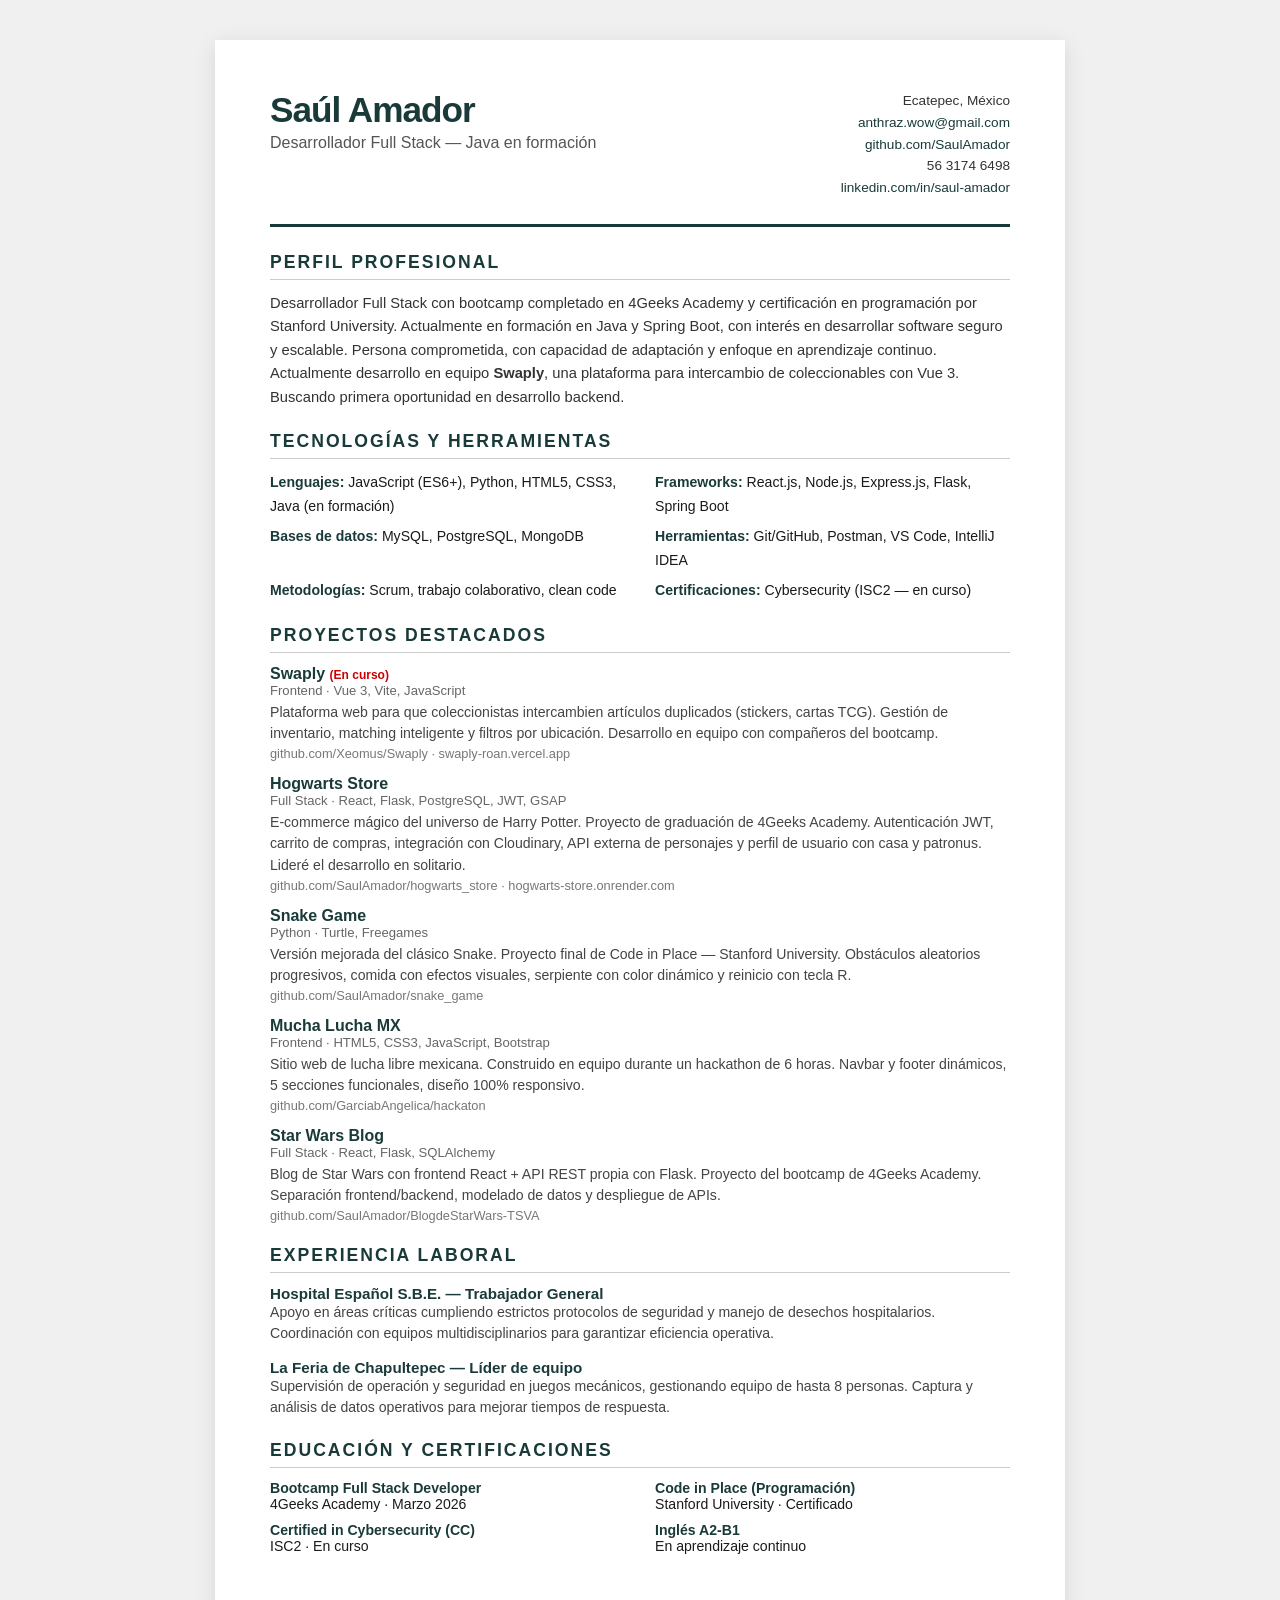
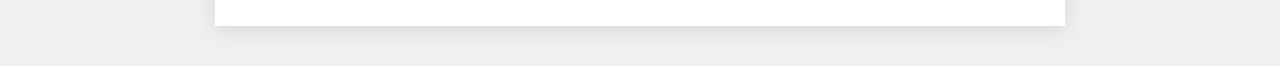
<file: cv.html>
<!DOCTYPE html>
<html lang="es">
<head>
    <meta charset="UTF-8">
    <meta name="viewport" content="width=device-width, initial-scale=1.0">
    <title>Saúl Amador · CV</title>
    <style>
        * { margin: 0; padding: 0; box-sizing: border-box; }
        body {
            font-family: 'Segoe UI', Arial, sans-serif;
            background: #f0f0f0;
            color: #1a1a1a;
            padding: 40px;
        }
        .page {
            max-width: 850px;
            margin: 0 auto;
            background: white;
            padding: 50px 55px;
            box-shadow: 0 4px 20px rgba(0,0,0,.1);
        }
        .header {
            display: flex;
            justify-content: space-between;
            align-items: flex-start;
            border-bottom: 3px solid #1a3a3a;
            padding-bottom: 25px;
            margin-bottom: 25px;
        }
        .header h1 {
            font-size: 2.2rem;
            color: #1a3a3a;
            letter-spacing: -1px;
        }
        .header .title {
            font-size: 1rem;
            color: #555;
            margin-top: 4px;
        }
        .contact-info {
            text-align: right;
            font-size: .85rem;
            line-height: 1.6;
            color: #333;
        }
        .contact-info a { color: #1a3a3a; text-decoration: none; }
        .contact-info a:hover { text-decoration: underline; }
        section { margin-bottom: 22px; }
        h2 {
            font-size: 1.1rem;
            text-transform: uppercase;
            letter-spacing: 2px;
            color: #1a3a3a;
            border-bottom: 1px solid #ccc;
            padding-bottom: 6px;
            margin-bottom: 12px;
        }
        .profile p { font-size: .92rem; line-height: 1.6; color: #333; }
        .skills-grid {
            display: grid;
            grid-template-columns: 1fr 1fr;
            gap: 6px 30px;
            font-size: .88rem;
            line-height: 1.7;
        }
        .skills-grid .cat { font-weight: 700; color: #1a3a3a; }
        .item { margin-bottom: 14px; }
        .item h3 { font-size: .95rem; color: #1a3a3a; }
        .item .sub { font-size: .82rem; color: #666; margin-bottom: 4px; }
        .item p { font-size: .88rem; line-height: 1.5; color: #444; }
        .project-name { font-weight: 700; color: #1a3a3a; }
        .tags { font-size: .8rem; color: #777; margin-top: 2px; }
        .edu-grid { display: grid; grid-template-columns: 1fr 1fr; gap: 10px 30px; }
        .edu-item { font-size: .88rem; }
        .edu-item strong { color: #1a3a3a; }
        .edu-item .date { color: #777; font-size: .8rem; }
        .lang { font-size: .88rem; line-height: 1.6; }
        @media print {
            body { padding: 0; background: white; }
            .page { box-shadow: none; padding: 30px 40px; max-width: 100%; }
        }
        @media (max-width: 600px) {
            .header { flex-direction: column; gap: 15px; }
            .contact-info { text-align: left; }
            .skills-grid, .edu-grid { grid-template-columns: 1fr; }
            body { padding: 15px; }
            .page { padding: 25px; }
        }
    </style>
</head>
<body>
    <div class="page">
        <div class="header">
            <div>
                <h1>Saúl Amador</h1>
                <div class="title">Desarrollador Full Stack — Java en formación</div>
            </div>
            <div class="contact-info">
                Ecatepec, México<br>
                <a href="mailto:anthraz.wow@gmail.com">anthraz.wow@gmail.com</a><br>
                <a href="https://github.com/SaulAmador" target="_blank">github.com/SaulAmador</a><br>
                56 3174 6498<br>
                <a href="https://linkedin.com/in/saul-amador" target="_blank">linkedin.com/in/saul-amador</a>
            </div>
        </div>

        <section class="profile">
            <h2>Perfil Profesional</h2>
            <p>
                Desarrollador Full Stack con bootcamp completado en 4Geeks Academy y certificación en
                programación por Stanford University. Actualmente en formación en Java y Spring Boot,
                con interés en desarrollar software seguro y escalable. Persona comprometida, con
                capacidad de adaptación y enfoque en aprendizaje continuo. Actualmente desarrollo en equipo
                <strong>Swaply</strong>, una plataforma para intercambio de coleccionables con Vue 3.
                Buscando primera oportunidad en desarrollo backend.
            </p>
        </section>

        <section>
            <h2>Tecnologías y Herramientas</h2>
            <div class="skills-grid">
                <div><span class="cat">Lenguajes:</span> JavaScript (ES6+), Python, HTML5, CSS3, Java (en formación)</div>
                <div><span class="cat">Frameworks:</span> React.js, Node.js, Express.js, Flask, Spring Boot</div>
                <div><span class="cat">Bases de datos:</span> MySQL, PostgreSQL, MongoDB</div>
                <div><span class="cat">Herramientas:</span> Git/GitHub, Postman, VS Code, IntelliJ IDEA</div>
                <div><span class="cat">Metodologías:</span> Scrum, trabajo colaborativo, clean code</div>
                <div><span class="cat">Certificaciones:</span> Cybersecurity (ISC2 — en curso)</div>
            </div>
        </section>

        <section>
            <h2>Proyectos Destacados</h2>
            <div class="item">
                <div class="project-name">Swaply <span style="color:#c00;font-size:.75rem;">(En curso)</span></div>
                <div class="sub">Frontend · Vue 3, Vite, JavaScript</div>
                <p>
                    Plataforma web para que coleccionistas intercambien artículos duplicados
                    (stickers, cartas TCG). Gestión de inventario, matching inteligente y
                    filtros por ubicación. Desarrollo en equipo con compañeros del bootcamp.
                </p>
                <div class="tags">github.com/Xeomus/Swaply · swaply-roan.vercel.app</div>
            </div>
            <div class="item">
                <div class="project-name">Hogwarts Store</div>
                <div class="sub">Full Stack · React, Flask, PostgreSQL, JWT, GSAP</div>
                <p>
                    E-commerce mágico del universo de Harry Potter. Proyecto de graduación de 4Geeks Academy.
                    Autenticación JWT, carrito de compras, integración con Cloudinary, API externa de personajes
                    y perfil de usuario con casa y patronus. Lideré el desarrollo en solitario.
                </p>
                <div class="tags">github.com/SaulAmador/hogwarts_store · hogwarts-store.onrender.com</div>
            </div>
            <div class="item">
                <div class="project-name">Snake Game</div>
                <div class="sub">Python · Turtle, Freegames</div>
                <p>
                    Versión mejorada del clásico Snake. Proyecto final de Code in Place — Stanford University.
                    Obstáculos aleatorios progresivos, comida con efectos visuales, serpiente con color
                    dinámico y reinicio con tecla R.
                </p>
                <div class="tags">github.com/SaulAmador/snake_game</div>
            </div>
            <div class="item">
                <div class="project-name">Mucha Lucha MX</div>
                <div class="sub">Frontend · HTML5, CSS3, JavaScript, Bootstrap</div>
                <p>
                    Sitio web de lucha libre mexicana. Construido en equipo durante un hackathon de 6 horas.
                    Navbar y footer dinámicos, 5 secciones funcionales, diseño 100% responsivo.
                </p>
                <div class="tags">github.com/GarciabAngelica/hackaton</div>
            </div>
            <div class="item">
                <div class="project-name">Star Wars Blog</div>
                <div class="sub">Full Stack · React, Flask, SQLAlchemy</div>
                <p>
                    Blog de Star Wars con frontend React + API REST propia con Flask. Proyecto del bootcamp
                    de 4Geeks Academy. Separación frontend/backend, modelado de datos y despliegue de APIs.
                </p>
                <div class="tags">github.com/SaulAmador/BlogdeStarWars-TSVA</div>
            </div>
        </section>

        <section>
            <h2>Experiencia Laboral</h2>
            <div class="item">
                <h3>Hospital Español S.B.E. — Trabajador General</h3>
                <p>
                    Apoyo en áreas críticas cumpliendo estrictos protocolos de seguridad y manejo de
                    desechos hospitalarios. Coordinación con equipos multidisciplinarios para garantizar
                    eficiencia operativa.
                </p>
            </div>
            <div class="item">
                <h3>La Feria de Chapultepec — Líder de equipo</h3>
                <p>
                    Supervisión de operación y seguridad en juegos mecánicos, gestionando equipo de hasta
                    8 personas. Captura y análisis de datos operativos para mejorar tiempos de respuesta.
                </p>
            </div>
        </section>

        <section>
            <h2>Educación y Certificaciones</h2>
            <div class="edu-grid">
                <div class="edu-item">
                    <strong>Bootcamp Full Stack Developer</strong><br>
                    4Geeks Academy · Marzo 2026
                </div>
                <div class="edu-item">
                    <strong>Code in Place (Programación)</strong><br>
                    Stanford University · Certificado
                </div>
                <div class="edu-item">
                    <strong>Certified in Cybersecurity (CC)</strong><br>
                    ISC2 · En curso
                </div>
                <div class="edu-item">
                    <strong>Inglés A2-B1</strong><br>
                    En aprendizaje continuo
                </div>
            </div>
        </section>
    </div>
</body>
</html>
</file>
